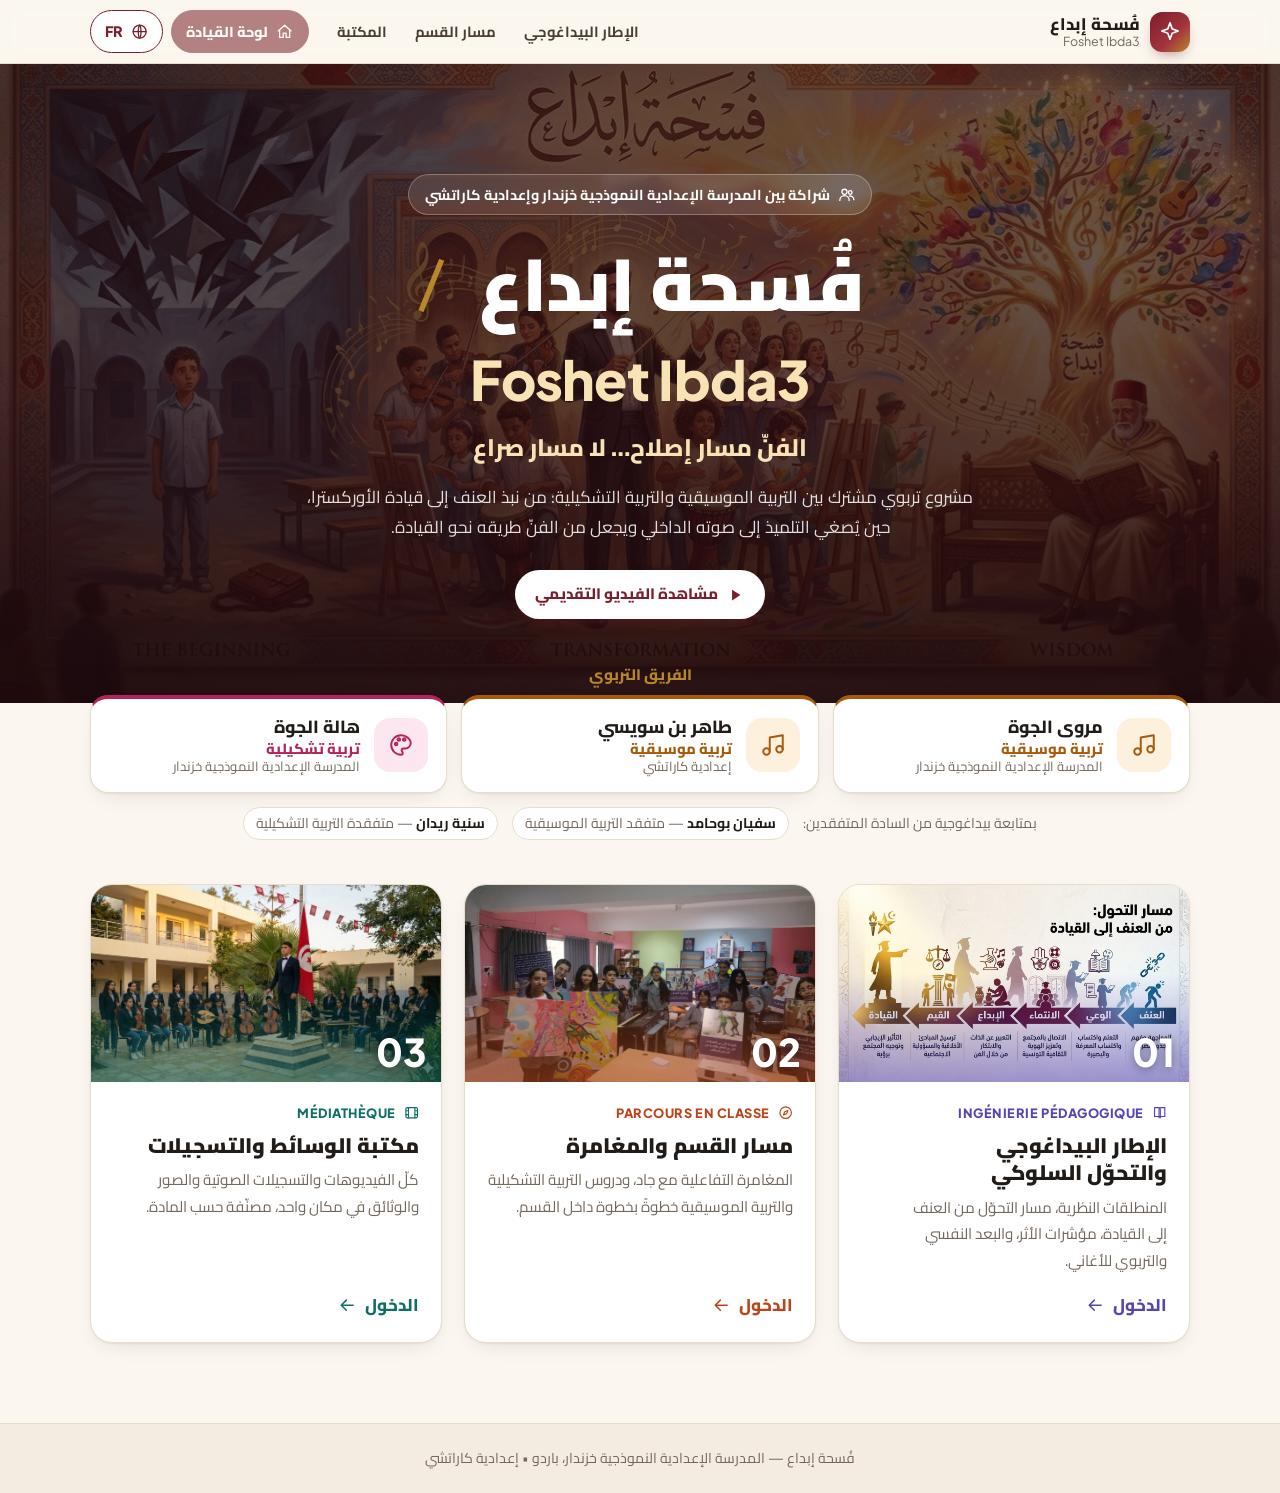
<file: index.html>
<!doctype html>
<html lang="ar" dir="rtl">
<head>
  <meta charset="utf-8">
  <meta name="viewport" content="width=device-width, initial-scale=1">
  <title>فُسحة إبداع — Foshet Ibda3</title>
  <meta name="description" content="فُسحة إبداع — مشروع تربوي مشترك بين التربية الموسيقية والتربية التشكيلية (المدرسة الإعدادية النموذجية خزندار وإعدادية كاراتشي).">
  <meta name="theme-color" content="#7a1f2b">
  <link rel="preconnect" href="https://fonts.googleapis.com">
  <link rel="preconnect" href="https://fonts.gstatic.com" crossorigin>
  <link href="https://fonts.googleapis.com/css2?family=Cairo:wght@400;600;700;800;900&family=Plus+Jakarta+Sans:wght@400;600;700;800&display=swap" rel="stylesheet">
  <link rel="stylesheet" href="style.css">
</head>
<body>
  <a class="skip-link" href="#main">تخطّي إلى المحتوى</a>

  <header class="topbar" id="topbar">
    <div class="topbar-inner">
      <a class="brand" href="#/" aria-label="فُسحة إبداع — لوحة القيادة">
        <span class="brand-mark" aria-hidden="true" data-icon="spark"></span>
        <span class="brand-text">
          <strong id="brandTitle">فُسحة إبداع</strong>
          <small id="brandSub">Foshet Ibda3</small>
        </span>
      </a>

      <nav class="topnav" aria-label="التنقّل الرئيسي" id="topnav"></nav>

      <div class="topbar-actions">
        <a class="home-btn" href="#/" id="homeBtn">
          <span data-icon="home" aria-hidden="true"></span>
          <span data-i18n="home">لوحة القيادة</span>
        </a>
        <button class="lang-btn" id="langBtn" type="button" aria-label="Changer de langue / تغيير اللغة">
          <span data-icon="globe" aria-hidden="true"></span>
          <span id="langLabel">FR</span>
        </button>
      </div>
    </div>
  </header>

  <main id="main" tabindex="-1">
    <div class="loading" id="loading" role="status">
      <span class="spinner" aria-hidden="true"></span>
      <span>جارٍ التحميل…</span>
    </div>
  </main>

  <footer class="site-footer" id="footer"></footer>

  <dialog id="lightbox" class="lightbox" closedby="any" aria-labelledby="lightboxCaption">
    <div class="lightbox-head">
      <p id="lightboxCaption"></p>
      <button type="button" class="icon-btn" data-close aria-label="إغلاق"><span data-icon="close"></span></button>
    </div>
    <img id="lightboxImg" alt="">
  </dialog>

  <dialog id="player" class="player" closedby="any" aria-labelledby="playerTitle">
    <div class="lightbox-head">
      <p id="playerTitle"></p>
      <button type="button" class="icon-btn" data-close aria-label="إغلاق"><span data-icon="close"></span></button>
    </div>
    <div id="playerBody" class="player-body"></div>
  </dialog>

  <script src="content/fallback.js"></script>
  <script src="app.js"></script>
</body>
</html>
</file>
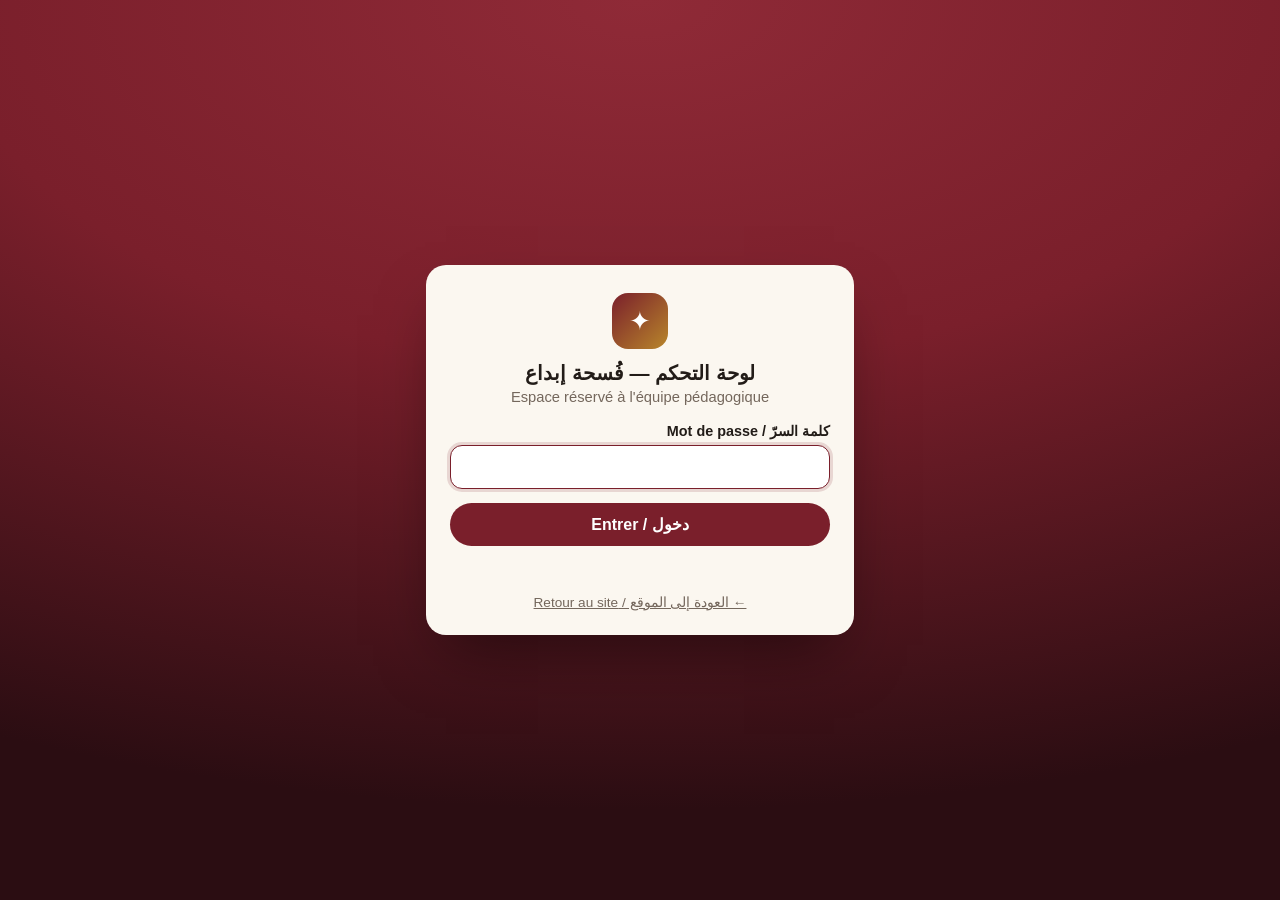
<file: admin/index.html>
<!doctype html>
<html lang="ar" dir="rtl">
<head>
  <meta charset="utf-8">
  <meta name="viewport" content="width=device-width, initial-scale=1">
  <meta name="robots" content="noindex, nofollow">
  <title>لوحة التحكم — فُسحة إبداع</title>
  <link href="config.yml" type="text/yaml" rel="cms-config-url">
  <style>
    :root { --brand: #7a1f2b; --gold: #b8862b; --paper: #fbf7f0; --ink: #221c18; --muted: #74675c; --line: #e8dccb; --ko: #b42318; }
    /* Les champs de Decap acceptent l'arabe : direction selon la saisie */
    input[type="text"], textarea { unicode-bidi: plaintext; text-align: start; }

    #gate {
      position: fixed; inset: 0; z-index: 9999; display: grid; place-items: center; padding: 16px;
      background: radial-gradient(120% 90% at 50% 0%, #8f2a37, var(--brand) 45%, #2b0d12);
      font-family: "Cairo", "Segoe UI", Tahoma, sans-serif; color: var(--ink);
    }
    #gate form {
      width: min(380px, 100%); background: var(--paper); border-radius: 20px; padding: 28px 24px 24px;
      box-shadow: 0 30px 60px -20px rgba(0, 0, 0, .5); text-align: center;
    }
    #gate .mark {
      width: 56px; height: 56px; margin: 0 auto 12px; border-radius: 16px; display: grid; place-items: center;
      background: linear-gradient(135deg, var(--brand), var(--gold)); color: #fff; font-size: 26px;
    }
    #gate h1 { font-size: 1.25rem; margin: 0 0 4px; }
    #gate p { margin: 0 0 18px; color: var(--muted); font-size: .92rem; }
    #gate label { display: block; text-align: start; font-weight: 700; font-size: .9rem; margin-bottom: 6px; }
    #gate input {
      width: 100%; box-sizing: border-box; padding: 12px 14px; border-radius: 12px; border: 1.5px solid var(--line);
      font: inherit; font-size: 1rem; direction: ltr; text-align: center; background: #fff;
    }
    #gate input:focus { outline: none; border-color: var(--brand); box-shadow: 0 0 0 3px rgba(122, 31, 43, .15); }
    #gate button {
      width: 100%; margin-top: 14px; padding: 12px; border: 0; border-radius: 999px; cursor: pointer;
      background: var(--brand); color: #fff; font: inherit; font-weight: 800; font-size: 1rem;
    }
    #gate button:disabled { opacity: .5; cursor: wait; }
    #gate .err { min-height: 1.5em; margin: 12px 0 0; color: var(--ko); font-weight: 700; font-size: .9rem; }
    #gate .back { display: inline-block; margin-top: 14px; color: var(--muted); font-size: .85rem; }
  </style>
</head>
<body>
  <!-- Porte d'accès : Decap CMS n'est chargé qu'après le bon mot de passe -->
  <div id="gate">
    <form id="gateForm" autocomplete="off">
      <div class="mark" aria-hidden="true">✦</div>
      <h1>لوحة التحكم — فُسحة إبداع</h1>
      <p>Espace réservé à l'équipe pédagogique</p>
      <label for="pw">كلمة السرّ / Mot de passe</label>
      <input id="pw" name="pw" type="password" required autofocus>
      <button type="submit" id="go">دخول / Entrer</button>
      <p class="err" id="err" role="alert" aria-live="assertive"></p>
      <a class="back" href="../">← العودة إلى الموقع / Retour au site</a>
    </form>
  </div>

  <script>
  (function () {
    "use strict";
    // Empreinte SHA-256 de « foshet-ibda3:<mot de passe> » (le mot de passe n'apparaît pas en clair).
    // Pour le changer : python changer_mot_de_passe_admin.py
    var PASSWORD_HASH = "aba66c02039e5fe59edd5a9e7ab0cf248510f60e4114a20add8c22d42b50ed88";
    var SALT = "foshet-ibda3:";
    var KEY = "foshet-admin-ok";
    var DECAP = "https://unpkg.com/decap-cms@^3.3.3/dist/decap-cms.js";

    var gate = document.getElementById("gate");
    var form = document.getElementById("gateForm");
    var input = document.getElementById("pw");
    var err = document.getElementById("err");
    var btn = document.getElementById("go");
    var fails = 0;

    function hex(buf) {
      return Array.prototype.map.call(new Uint8Array(buf), function (b) { return ("0" + b.toString(16)).slice(-2); }).join("");
    }
    function sha256(text) {
      return crypto.subtle.digest("SHA-256", new TextEncoder().encode(text)).then(hex);
    }
    function openCms() {
      gate.remove();
      var s = document.createElement("script");
      s.src = DECAP;
      document.body.appendChild(s);
    }

    // Session déjà ouverte dans cet onglet ?
    try { if (sessionStorage.getItem(KEY) === PASSWORD_HASH) { openCms(); return; } } catch (e) {}

    if (!window.crypto || !crypto.subtle) {
      err.textContent = "Ouvrez cette page en https:// (ou via lancer_cms.bat).";
      btn.disabled = true;
      return;
    }

    form.addEventListener("submit", function (e) {
      e.preventDefault();
      btn.disabled = true;
      err.textContent = "";
      sha256(SALT + input.value).then(function (h) {
        if (h === PASSWORD_HASH) {
          try { sessionStorage.setItem(KEY, PASSWORD_HASH); } catch (x) {}
          openCms();
          return;
        }
        fails += 1;
        input.value = "";
        err.textContent = "كلمة السرّ غير صحيحة — Mot de passe incorrect";
        // Délai croissant après plusieurs erreurs
        setTimeout(function () { btn.disabled = false; input.focus(); }, fails >= 3 ? 3000 * (fails - 2) : 400);
      });
    });
  })();
  </script>
</body>
</html>
</file>
<file: style.css>
/* =========================================================
   فُسحة إبداع — Foshet Ibda3 — feuille de style
   Palette : bordeaux & or (identité du spectacle), papier chaud.
   Couleurs par espace : violet (ingénierie), terre cuite (parcours),
   sarcelle (médiathèque) ; ambre = musique, rose = arts plastiques.
   ========================================================= */

:root {
  --paper: #fbf7f0;
  --paper-2: #f4ece0;
  --card: #ffffff;
  --ink: #221c18;
  --ink-2: #4a3f37;
  --muted: #74675c;
  --line: #e8dccb;
  --brand: #7a1f2b;
  --brand-ink: #5c1420;
  --gold: #b8862b;
  --gold-soft: #f5e7c8;

  --peda: #5546b0;   --peda-soft: #ece9fb;
  --parc: #b9461b;   --parc-soft: #fbe9df;
  --media: #0f6e66;  --media-soft: #def3ef;
  --music: #a65a0b;  --music-soft: #fdf0dc;
  --art: #b3245d;    --art-soft: #fce6ef;
  --adv: #5b3fa0;    --adv-soft: #efe9fb;
  --ok: #157a4c;     --ok-soft: #dcf3e7;
  --ko: #b42318;     --ko-soft: #fde4e1;
  --warn: #8a5a00;   --warn-soft: #fdf1d6;

  --radius: 18px;
  --radius-sm: 12px;
  --shadow: 0 1px 2px rgba(34, 28, 24, .06), 0 8px 24px -12px rgba(34, 28, 24, .18);
  --shadow-lg: 0 2px 4px rgba(34, 28, 24, .06), 0 24px 48px -20px rgba(34, 28, 24, .30);
  --wrap: 1180px;
  --gutter: clamp(16px, 4vw, 40px);

  --font-ar: "Cairo", "Segoe UI", Tahoma, "Traditional Arabic", sans-serif;
  --font-fr: "Plus Jakarta Sans", "Segoe UI", system-ui, -apple-system, sans-serif;

  --tone: var(--brand);
  --tone-soft: var(--gold-soft);
  color-scheme: light;
}

/* ---------- Base ---------- */
*, *::before, *::after { box-sizing: border-box; }
html { -webkit-text-size-adjust: 100%; scroll-padding-top: 88px; }
body {
  margin: 0;
  min-height: 100vh;
  display: flex;
  flex-direction: column;
  background: var(--paper);
  color: var(--ink);
  font-family: var(--font-ar);
  font-size: 17px;
  line-height: 1.75;
  -webkit-font-smoothing: antialiased;
  overflow-x: hidden;
}
body[data-lang="fr"] { font-family: var(--font-fr); line-height: 1.65; font-size: 16px; }
img, video, iframe { max-width: 100%; display: block; }
h1, h2, h3, h4, h5 { line-height: 1.3; margin: 0 0 .5em; color: var(--ink); text-wrap: balance; }
p { margin: 0 0 .9em; text-wrap: pretty; }
a { color: var(--brand); }
button, input, select { font: inherit; color: inherit; }
button { cursor: pointer; }
:focus-visible { outline: 3px solid var(--gold); outline-offset: 2px; border-radius: 6px; }
[tabindex="-1"]:focus { outline: none; }
.visually-hidden { position: absolute !important; width: 1px; height: 1px; overflow: hidden; clip: rect(0 0 0 0); white-space: nowrap; }
.skip-link { position: absolute; inset-inline-start: 12px; top: -60px; z-index: 100; background: var(--ink); color: #fff; padding: 8px 14px; border-radius: 10px; }
.skip-link:focus { top: 12px; }

.ic { width: 1.2em; height: 1.2em; flex: none; vertical-align: -0.2em; }
.ic-lg { width: 2.2rem; height: 2.2rem; }
.ic-xl { width: 3.4rem; height: 3.4rem; }
[dir="rtl"] .ic.dir, [dir="ltr"] .ic.flip { transform: scaleX(-1); }

/* ---------- Tons (couleur par espace / discipline) ---------- */
.tone-peda  { --tone: var(--peda);  --tone-soft: var(--peda-soft); }
.tone-parc  { --tone: var(--parc);  --tone-soft: var(--parc-soft); }
.tone-media { --tone: var(--media); --tone-soft: var(--media-soft); }
.tone-music { --tone: var(--music); --tone-soft: var(--music-soft); }
.tone-art   { --tone: var(--art);   --tone-soft: var(--art-soft); }
.tone-adv   { --tone: var(--adv);   --tone-soft: var(--adv-soft); }

/* ---------- Barre supérieure (bouton tableau de bord permanent) ---------- */
.topbar {
  position: sticky; top: 0; z-index: 50;
  background: color-mix(in srgb, var(--paper) 88%, transparent);
  backdrop-filter: saturate(1.4) blur(10px);
  -webkit-backdrop-filter: saturate(1.4) blur(10px);
  border-bottom: 1px solid var(--line);
}
@supports not (background: color-mix(in srgb, red, blue)) { .topbar { background: rgba(251, 247, 240, .94); } }
.topbar-inner {
  max-width: var(--wrap); margin: 0 auto; padding: 10px var(--gutter);
  display: flex; align-items: center; gap: 16px;
}
.brand { display: flex; align-items: center; gap: 10px; text-decoration: none; color: var(--ink); min-width: 0; }
.brand-mark {
  width: 40px; height: 40px; border-radius: 12px; display: grid; place-items: center; flex: none;
  background: linear-gradient(135deg, var(--brand), #a3333f 60%, var(--gold));
  color: #fff; box-shadow: 0 6px 14px -6px rgba(122, 31, 43, .6);
}
.brand-mark .ic { width: 22px; height: 22px; }
.brand-text { display: flex; flex-direction: column; line-height: 1.2; min-width: 0; }
.brand-text strong { font-size: 1.05rem; font-weight: 800; white-space: nowrap; }
.brand-text small { color: var(--muted); font-size: .78rem; font-family: var(--font-fr); white-space: nowrap; }
.topnav { display: flex; gap: 4px; margin-inline-start: auto; }
.topnav a {
  text-decoration: none; color: var(--ink-2); font-weight: 700; font-size: .92rem;
  padding: 8px 12px; border-radius: 999px; white-space: nowrap;
}
.topnav a:hover { background: var(--paper-2); }
.topnav a[aria-current="page"] { background: var(--ink); color: #fff; }
.topbar-actions { display: flex; gap: 8px; align-items: center; }
.home-btn, .lang-btn {
  display: inline-flex; align-items: center; gap: 8px; border-radius: 999px;
  padding: 8px 14px; font-weight: 800; font-size: .9rem; text-decoration: none; white-space: nowrap;
  border: 1.5px solid var(--brand); color: var(--brand); background: #fff;
  transition: background .2s, color .2s, transform .2s;
}
.home-btn { background: var(--brand); color: #fff; }
.home-btn:hover { background: var(--brand-ink); transform: translateY(-1px); }
.home-btn[aria-current="page"] { opacity: .55; pointer-events: none; }
.lang-btn:hover { background: var(--gold-soft); }
.lang-btn span:last-child { font-family: var(--font-ar); }
body[data-lang="ar"] .lang-btn span:last-child { font-family: var(--font-fr); }

@media (max-width: 860px) {
  .topnav { display: none; }
  .topbar-actions { margin-inline-start: auto; }
}
@media (max-width: 520px) {
  .brand-text small { display: none; }
  .home-btn span:last-child { display: none; }
  .home-btn { padding: 9px; }
}

/* ---------- Structure ---------- */
main { flex: 1; width: 100%; }
main > * { max-width: var(--wrap); margin-inline: auto; padding-inline: var(--gutter); }
.page-body { padding-bottom: 72px; }
.loading { display: flex; gap: 12px; align-items: center; justify-content: center; padding: 120px 0; color: var(--muted); }
.spinner { width: 22px; height: 22px; border-radius: 50%; border: 3px solid var(--line); border-top-color: var(--brand); animation: spin 1s linear infinite; }
@keyframes spin { to { transform: rotate(360deg); } }

.site-footer { border-top: 1px solid var(--line); background: var(--paper-2); color: var(--muted); font-size: .88rem; text-align: center; padding: 22px var(--gutter); }
.site-footer p { margin: 0; }

/* ---------- Tableau de bord ---------- */
.hero {
  max-width: none !important; padding: 0 !important;
  position: relative; isolation: isolate; overflow: hidden;
  background: var(--brand-ink);
  color: #fff;
}
.hero::before {
  content: ""; position: absolute; inset: 0; z-index: -2;
  background-image: var(--hero); background-size: cover; background-position: center 35%;
  transform: scale(1.03);
}
.hero::after {
  content: ""; position: absolute; inset: 0; z-index: -1;
  background:
    radial-gradient(120% 90% at 50% 0%, rgba(34, 10, 14, .35), transparent 60%),
    linear-gradient(180deg, rgba(40, 12, 16, .55) 0%, rgba(40, 12, 16, .78) 55%, rgba(30, 9, 12, .94) 100%);
}
.hero-inner { max-width: 880px; margin: 0 auto; padding: clamp(56px, 9vw, 110px) var(--gutter) clamp(48px, 7vw, 84px); text-align: center; }
.partner-badge {
  display: inline-flex; align-items: center; gap: 8px; margin: 0 0 22px;
  padding: 7px 16px; border-radius: 999px; font-weight: 700; font-size: .9rem;
  background: rgba(255, 255, 255, .12); border: 1px solid rgba(255, 255, 255, .28);
  backdrop-filter: blur(6px);
}
.hero-title {
  display: flex; flex-wrap: wrap; justify-content: center; align-items: baseline; gap: .15em .45em;
  font-size: clamp(2.3rem, 6.4vw, 4.6rem); font-weight: 900; color: #fff; margin: 0 0 12px; letter-spacing: -.01em;
}
.hero-title .sep { color: var(--gold); font-weight: 400; }
.hero-title [lang="fr"] { font-family: var(--font-fr); font-weight: 800; font-size: .74em; color: #f8e3b5; }
.hero-tagline { font-size: clamp(1.15rem, 2.4vw, 1.5rem); font-weight: 800; color: #f8e3b5; margin-bottom: 14px; }
.hero-desc { max-width: 680px; margin: 0 auto 28px; color: rgba(255, 255, 255, .86); }

.btn {
  display: inline-flex; align-items: center; justify-content: center; gap: 8px;
  border: 0; border-radius: 999px; padding: 11px 20px; font-weight: 800; font-size: .95rem;
  background: var(--tone, var(--brand)); color: #fff; text-decoration: none;
  box-shadow: 0 6px 16px -8px color-mix(in srgb, var(--tone, var(--brand)) 80%, transparent);
  transition: transform .18s, filter .18s, box-shadow .18s;
}
.btn:hover:not(:disabled) { transform: translateY(-1px); filter: brightness(1.07); }
.btn:active:not(:disabled) { transform: translateY(1px); }
.btn:disabled { opacity: .4; cursor: not-allowed; box-shadow: none; }
.btn-light { background: #fff; color: var(--brand); }
.btn-ghost { background: transparent; color: var(--ink-2); box-shadow: inset 0 0 0 1.5px var(--line); }
.btn-ghost:hover:not(:disabled) { background: var(--paper-2); filter: none; }
.btn-sm { padding: 7px 14px; font-size: .85rem; }
.link-btn { display: inline-flex; gap: 6px; align-items: center; background: none; border: 0; color: var(--tone); font-weight: 800; font-size: .85rem; padding: 6px 0; }

.team-strip {
  position: relative; margin-top: -38px !important; z-index: 2;
}
.team-strip > * { position: relative; }
.eyebrow { font-size: .82rem; letter-spacing: .08em; text-transform: uppercase; color: var(--gold); font-weight: 800; text-align: center; margin: 0 0 10px; }
body[data-lang="ar"] .eyebrow { letter-spacing: 0; font-size: .95rem; }
.team {
  list-style: none; margin: 0; padding: 0;
  display: grid; grid-template-columns: repeat(3, minmax(0, 1fr)); gap: 14px;
}
.member {
  display: flex; align-items: center; gap: 14px;
  background: var(--card); border: 1px solid var(--line); border-radius: var(--radius);
  padding: 16px 18px; box-shadow: var(--shadow);
  border-top: 4px solid var(--tone);
}
.avatar {
  width: 54px; height: 54px; border-radius: 16px; flex: none; overflow: hidden;
  display: grid; place-items: center; background: var(--tone-soft); color: var(--tone);
}
.avatar .ic { width: 26px; height: 26px; }
.avatar img { width: 100%; height: 100%; object-fit: cover; }
.member-text { display: flex; flex-direction: column; line-height: 1.35; min-width: 0; }
.member-text strong { font-size: 1.1rem; font-weight: 800; }
.member-text .role { color: var(--tone); font-weight: 800; font-size: .92rem; }
.member-text .school { color: var(--muted); font-size: .82rem; }
.inspectors {
  display: flex; flex-wrap: wrap; gap: 6px 14px; justify-content: center; align-items: center;
  margin-top: 14px; font-size: .88rem; color: var(--muted);
}
.inspectors ul { list-style: none; margin: 0; padding: 0; display: flex; flex-wrap: wrap; gap: 6px 14px; }
.inspectors li { background: var(--card); border: 1px solid var(--line); border-radius: 999px; padding: 3px 12px; }
.inspectors strong { color: var(--ink); }
@media (max-width: 820px) { .team { grid-template-columns: 1fr; } }

.spaces {
  display: grid; grid-template-columns: repeat(3, minmax(0, 1fr)); gap: 22px;
  padding-top: 44px; padding-bottom: 80px;
}
.space-card {
  display: flex; flex-direction: column; text-decoration: none; color: inherit;
  background: var(--card); border: 1px solid var(--line); border-radius: 22px; overflow: hidden;
  box-shadow: var(--shadow); transition: transform .3s cubic-bezier(.16, 1, .3, 1), box-shadow .3s, border-color .3s;
}
.space-card:hover, .space-card:focus-visible { transform: translateY(-6px); box-shadow: var(--shadow-lg); border-color: var(--tone); }
.space-media { position: relative; aspect-ratio: 16 / 9; background: var(--tone-soft); overflow: hidden; }
.space-media img { width: 100%; height: 100%; object-fit: cover; transition: transform .6s cubic-bezier(.16, 1, .3, 1); }
.space-card:hover .space-media img { transform: scale(1.05); }
.space-media::after { content: ""; position: absolute; inset: 0; background: linear-gradient(180deg, transparent 45%, color-mix(in srgb, var(--tone) 55%, transparent)); }
.space-num {
  position: absolute; inset-inline-start: 14px; bottom: 10px; z-index: 1;
  font-family: var(--font-fr); font-weight: 800; font-size: 2.4rem; color: #fff; line-height: 1; text-shadow: 0 2px 10px rgba(0, 0, 0, .35);
}
.space-body { display: flex; flex-direction: column; gap: 6px; padding: 20px 22px 22px; flex: 1; }
.space-label { display: inline-flex; gap: 8px; align-items: center; font-family: var(--font-fr); font-weight: 800; font-size: .8rem; letter-spacing: .04em; text-transform: uppercase; color: var(--tone); }
.space-body h2 { font-size: 1.32rem; font-weight: 900; margin: 2px 0 2px; }
.space-body p { color: var(--muted); font-size: .95rem; margin: 0 0 10px; }
.space-cta { margin-top: auto; display: inline-flex; align-items: center; gap: 8px; font-weight: 800; color: var(--tone); }
.space-card:hover .space-cta .ic { transform: translateX(4px); }
[dir="rtl"] .space-card:hover .space-cta .ic { transform: scaleX(-1) translateX(4px); }
.space-cta .ic { transition: transform .25s; }
@media (max-width: 920px) { .spaces { grid-template-columns: 1fr; max-width: 620px !important; } }

/* ---------- En-tête de page ---------- */
.page-head { padding-top: 34px; padding-bottom: 26px; }
.back-link { display: inline-flex; align-items: center; gap: 6px; font-weight: 800; font-size: .9rem; text-decoration: none; color: var(--muted); margin-bottom: 18px; }
.back-link:hover { color: var(--tone); }
.kicker { display: inline-flex; align-items: center; gap: 8px; font-family: var(--font-fr); font-weight: 800; font-size: .82rem; letter-spacing: .05em; text-transform: uppercase; color: var(--tone); background: var(--tone-soft); padding: 5px 12px; border-radius: 999px; margin: 0 0 12px; }
.page-head .page-title { font-size: clamp(1.9rem, 4.4vw, 3rem); font-weight: 900; margin-bottom: 10px; }
.lead { max-width: 820px; color: var(--ink-2); font-size: 1.08rem; }
.lead p:last-child { margin-bottom: 0; }

/* ---------- Blocs ---------- */
.block { margin-top: 44px; }
.block-title { font-size: clamp(1.3rem, 2.6vw, 1.75rem); font-weight: 900; display: flex; align-items: center; gap: 10px; }
.block-title::before { content: ""; width: 6px; height: 1.1em; border-radius: 4px; background: var(--tone); flex: none; }
.block-title.sm { font-size: 1.15rem; }
.mini-label { font-size: .8rem; font-weight: 800; color: var(--tone); margin: 0 0 6px; display: block; }
.hint { color: var(--muted); font-size: .88rem; margin-top: -6px; }
.chip { display: inline-block; font-size: .78rem; font-weight: 800; padding: 3px 10px; border-radius: 999px; background: var(--tone-soft); color: var(--tone); line-height: 1.6; }
.chip.strong { background: var(--tone); color: #fff; }

.split {
  display: grid; grid-template-columns: 1.15fr .85fr; gap: clamp(20px, 4vw, 44px); align-items: center;
  background: var(--card); border: 1px solid var(--line); border-radius: 24px; padding: clamp(20px, 3.5vw, 36px);
  box-shadow: var(--shadow); margin-top: 22px;
}
.split.reverse .split-text { order: 2; }
.split-text h2 { font-size: clamp(1.3rem, 2.5vw, 1.7rem); font-weight: 900; }
.split-media { margin: 0; }
.split-media figcaption, .tile figcaption, .gallery figcaption { font-size: .85rem; color: var(--muted); margin-top: 8px; text-align: center; }
@media (max-width: 860px) { .split { grid-template-columns: 1fr; } .split.reverse .split-text { order: 0; } }

.zoomable { display: block; width: 100%; padding: 0; border: 0; background: var(--paper-2); border-radius: var(--radius-sm); overflow: hidden; cursor: zoom-in; }
.zoomable img { width: 100%; height: auto; transition: transform .4s; }
.zoomable:hover img { transform: scale(1.02); }
.img-empty {
  display: flex; flex-direction: column; align-items: center; justify-content: center; gap: 8px; text-align: center;
  min-height: 200px; padding: 20px; border-radius: var(--radius-sm); border: 2px dashed var(--line);
  color: var(--muted); font-size: .85rem; background: repeating-linear-gradient(45deg, var(--paper), var(--paper) 12px, var(--paper-2) 12px, var(--paper-2) 24px);
}
.img-empty code { font-size: .75rem; opacity: .75; word-break: break-all; }

/* Parcours de transformation */
.transformation {
  list-style: none; margin: 18px 0 0; padding: 0; counter-reset: s;
  display: grid; grid-template-columns: repeat(6, minmax(0, 1fr)); gap: 10px;
}
.transformation li {
  --c: color-mix(in srgb, #2f6fa6 calc(100% - var(--i) * 20%), var(--gold));
  position: relative; display: flex; flex-direction: column; gap: 6px; padding: 18px 14px 16px;
  background: var(--card); border: 1px solid var(--line); border-radius: 16px; box-shadow: var(--shadow);
  border-top: 5px solid var(--c);
}
.transformation .t-num { font-family: var(--font-fr); font-weight: 800; color: var(--c); font-size: .85rem; }
.transformation strong { font-size: 1.2rem; font-weight: 900; color: var(--c); }
.transformation span:last-child { font-size: .88rem; color: var(--ink-2); line-height: 1.55; }
@media (max-width: 1000px) { .transformation { grid-template-columns: repeat(3, minmax(0, 1fr)); } }
@media (max-width: 560px) { .transformation { grid-template-columns: 1fr 1fr; } }

.note-grid { display: grid; grid-template-columns: 1fr 1fr; gap: 18px; }
.note-card { background: var(--tone-soft); border: 1px solid color-mix(in srgb, var(--tone) 20%, transparent); border-radius: 20px; padding: 24px; }
.note-card h3 { color: var(--tone); font-size: 1.15rem; font-weight: 900; }
.note-card p:last-child { margin: 0; }
@media (max-width: 760px) { .note-grid { grid-template-columns: 1fr; } }

.stats-block { background: linear-gradient(135deg, #fff6ea, #fdeef0); border: 1px solid var(--line); border-radius: 24px; padding: clamp(20px, 3.5vw, 32px); }
.stats { display: grid; grid-template-columns: repeat(4, minmax(0, 1fr)); gap: 14px; margin-top: 10px; }
.stat { background: rgba(255, 255, 255, .85); border-radius: 18px; padding: 18px; text-align: center; border: 1px solid var(--line); }
.stat-value { display: block; font-family: var(--font-fr); font-weight: 800; font-size: clamp(1.8rem, 4vw, 2.6rem); line-height: 1.1; }
.stat-label { display: block; font-weight: 700; font-size: .9rem; color: var(--ink-2); margin-top: 6px; }
.stat.tone-rose .stat-value { color: #c0264b; }
.stat.tone-green .stat-value { color: var(--ok); }
.stat.tone-violet .stat-value { color: var(--peda); }
.stat.tone-sky .stat-value { color: #0b6fa4; }
@media (max-width: 760px) { .stats { grid-template-columns: 1fr 1fr; } }

/* Chansons (accordéon natif) */
.songs { display: flex; flex-direction: column; gap: 12px; margin-top: 12px; }
.song { background: var(--card); border: 1px solid var(--line); border-radius: 18px; box-shadow: var(--shadow); overflow: hidden; }
.song summary { list-style: none; display: flex; align-items: center; gap: 14px; padding: 16px 18px; cursor: pointer; }
.song summary::-webkit-details-marker { display: none; }
.song summary:hover { background: var(--paper); }
.song-num { width: 36px; height: 36px; border-radius: 12px; display: grid; place-items: center; flex: none; background: var(--music-soft); color: var(--music); font-family: var(--font-fr); font-weight: 800; }
.song-head { display: flex; flex-wrap: wrap; gap: 4px 10px; align-items: center; flex: 1; }
.song-head strong { font-size: 1.08rem; font-weight: 800; }
.song-head .chip { --tone: var(--music); --tone-soft: var(--music-soft); }
.chev { transition: transform .25s; color: var(--muted); }
.song[open] .chev { transform: rotate(180deg); }
.song-body { padding: 0 18px 20px; }
.song-grid { display: grid; grid-template-columns: 1fr 300px; gap: 20px; align-items: start; }
.song-main { display: flex; flex-direction: column; gap: 14px; }
@media (max-width: 860px) { .song-grid { grid-template-columns: 1fr; } }
.lyrics { margin: 0; padding: 16px 18px; border-radius: 14px; background: var(--paper); border-inline-start: 4px solid var(--gold); font-size: 1.02rem; line-height: 2; }
.dims { display: grid; grid-template-columns: 1fr 1fr; gap: 12px; }
.dim { background: var(--paper); border-radius: 14px; padding: 14px 16px; border: 1px solid var(--line); }
.dim h4 { font-size: .92rem; font-weight: 900; color: var(--brand); margin-bottom: 4px; }
.dim p { margin: 0; font-size: .92rem; color: var(--ink-2); }
@media (max-width: 640px) { .dims { grid-template-columns: 1fr; } }
.row-actions { display: flex; gap: 8px; flex-wrap: wrap; }

.tiles { display: grid; grid-template-columns: repeat(auto-fill, minmax(260px, 1fr)); gap: 18px; margin-top: 12px; }
.tile { margin: 0; background: var(--card); border: 1px solid var(--line); border-radius: 18px; padding: 12px; box-shadow: var(--shadow); }
.tile h5 { font-size: .98rem; font-weight: 800; margin: 2px 4px 10px; }

/* ---------- Parcours : onglets & disciplines ---------- */
.tabs { display: flex; flex-wrap: wrap; gap: 10px; margin: 6px 0 22px; }
.tab {
  display: inline-flex; align-items: center; gap: 8px; padding: 11px 18px; border-radius: 14px;
  background: var(--card); border: 1.5px solid var(--line); text-decoration: none; color: var(--ink-2);
  font-weight: 800; transition: border-color .2s, background .2s, color .2s;
}
.tab:hover { border-color: var(--tone, var(--ink-2)); }
.tab.is-on { background: var(--tone, var(--ink)); color: #fff; border-color: transparent; box-shadow: 0 8px 18px -10px var(--tone, var(--ink)); }
.page-body > .tabs .tab:not([class*="tone-"]).is-on { background: var(--media); }
.tab .count { font-family: var(--font-fr); font-size: .78rem; background: rgba(0, 0, 0, .08); padding: 0 8px; border-radius: 999px; }
.tab.is-on .count { background: rgba(255, 255, 255, .22); }

.pills { display: flex; flex-wrap: wrap; gap: 8px; margin: 0 0 20px; }
.pill { border: 1.5px solid var(--line); background: var(--card); border-radius: 999px; padding: 7px 16px; font-weight: 700; font-size: .9rem; color: var(--ink-2); }
.pill:hover { border-color: var(--tone, var(--ink-2)); }
.pill.is-on { background: var(--tone, var(--ink)); border-color: transparent; color: #fff; }
.page-body > .pills .pill.is-on { background: var(--ink); }

.subject-head {
  display: grid; grid-template-columns: 1fr 360px; gap: 26px; align-items: center;
  background: var(--tone-soft); border-radius: 24px; padding: clamp(20px, 3.5vw, 32px); margin-bottom: 20px;
}
.subject-head:has(> div:only-child) { grid-template-columns: 1fr; }
.subject-title { display: flex; align-items: center; gap: 10px; color: var(--tone); font-size: clamp(1.5rem, 3vw, 2.1rem); font-weight: 900; margin: 6px 0 8px; }
.subject-head p:last-child { margin-bottom: 0; }
.subject-cover .zoomable, .subject-cover .img-empty { border-radius: 16px; box-shadow: var(--shadow); }
@media (max-width: 860px) { .subject-head { grid-template-columns: 1fr; } }

.lesson { background: var(--card); border: 1px solid var(--line); border-radius: 24px; padding: clamp(18px, 3.5vw, 36px); box-shadow: var(--shadow); }
.lesson-head { border-bottom: 1px solid var(--line); padding-bottom: 18px; margin-bottom: 22px; }
.lesson-head h3 { font-size: clamp(1.35rem, 3vw, 2rem); font-weight: 900; margin: 10px 0 6px; }
.credits { color: var(--muted); font-size: .92rem; }
.fiche { margin: 0 auto; max-width: 860px; text-align: center; }
.fiche .zoomable, .fiche .img-empty { border: 1px solid var(--line); }

.dim-grid { display: grid; grid-template-columns: repeat(auto-fit, minmax(220px, 1fr)); gap: 14px; margin-top: 12px; }
.dim-card { position: relative; background: var(--paper); border: 1px solid var(--line); border-radius: 18px; padding: 20px; border-top: 4px solid var(--tone); }
.dim-n { font-family: var(--font-fr); font-weight: 800; color: var(--tone); opacity: .7; }
.dim-card h5 { font-size: 1.05rem; font-weight: 900; margin: 4px 0 6px; }
.dim-card p { margin: 0; font-size: .92rem; color: var(--ink-2); }

/* Stepper */
.stepper { margin-top: 12px; }
.dots { list-style: none; display: flex; flex-wrap: wrap; gap: 8px; margin: 0 0 14px; padding: 0; }
.dot {
  width: 38px; height: 38px; border-radius: 50%; border: 2px solid var(--line); background: var(--card);
  display: grid; place-items: center; font-family: var(--font-fr); font-weight: 800; font-size: .9rem; color: var(--muted);
  transition: all .25s;
}
.dot.sm { width: 28px; height: 28px; font-size: .78rem; }
button.dot:hover { border-color: var(--tone); color: var(--tone); }
.dot.is-done { background: var(--ok-soft); border-color: var(--ok); color: var(--ok); }
.dot.is-on { background: var(--tone); border-color: var(--tone); color: #fff; box-shadow: 0 0 0 4px var(--tone-soft); }
.step-panel, .substep { background: var(--paper); border: 1px solid var(--line); border-radius: 20px; padding: clamp(16px, 3vw, 26px); }
.step-panel h5, .substep h4 { font-size: 1.2rem; font-weight: 900; }
.step-grid { display: grid; grid-template-columns: 1fr 1.15fr; gap: 22px; align-items: start; }
.step-grid.single { grid-template-columns: 1fr; }
.step-media { display: flex; flex-direction: column; gap: 10px; }
@media (max-width: 860px) { .step-grid { grid-template-columns: 1fr; } }
.tips { list-style: none; margin: 10px 0 0; padding: 0; display: flex; flex-direction: column; gap: 8px; }
.tips li { background: var(--card); border: 1px solid var(--line); border-inline-start: 4px solid var(--tone); border-radius: 12px; padding: 10px 14px; display: flex; flex-direction: column; }
.tips strong { font-weight: 900; color: var(--tone); font-size: .95rem; }
.tips span { font-size: .92rem; color: var(--ink-2); }
.step-nav { display: flex; justify-content: space-between; gap: 10px; margin-top: 18px; flex-wrap: wrap; }

/* Médias */
.media-frame { position: relative; aspect-ratio: 16 / 9; background: #120d0b; border-radius: 16px; overflow: hidden; box-shadow: var(--shadow); }
.media-frame iframe, .media-frame video { position: absolute; inset: 0; width: 100%; height: 100%; border: 0; }
.media-frame video { object-fit: contain; background: #000; }
.media-frame.is-image { background: var(--paper-2); }
.media-frame.is-image img { width: 100%; height: 100%; object-fit: contain; }
.media-frame.is-drive.is-audio { aspect-ratio: auto; height: 120px; background: #f1f3f4; }
.media-frame.is-drive.is-audio .drive-shield { display: none; }
.m-thumb.src-pending { background: repeating-linear-gradient(-45deg, #f3ece1, #f3ece1 12px, #ebe1d1 12px, #ebe1d1 24px); color: var(--muted); cursor: default; }
.m-thumb.src-pending .m-src { background: var(--gold-soft); color: var(--warn); }
.pending-file { font-size: .8rem; color: var(--warn); }
.pending-file code { font-size: .78rem; background: var(--warn-soft); padding: 1px 6px; border-radius: 6px; word-break: break-all; }
.drive-shield { position: absolute; top: 0; inset-inline: 0; height: 56px; z-index: 2; }
.media-frame.is-empty { background: repeating-linear-gradient(-45deg, var(--paper), var(--paper) 14px, var(--paper-2) 14px, var(--paper-2) 28px); border: 2px dashed var(--line); box-shadow: none; }
.media-frame.is-empty { aspect-ratio: auto; min-height: 230px; }
.empty-inner { position: relative; min-height: 230px; display: flex; flex-direction: column; align-items: center; justify-content: center; gap: 6px; padding: 16px; text-align: center; color: var(--muted); font-size: .85rem; }
.empty-inner strong { color: var(--ink-2); font-size: .95rem; }
.empty-inner .ic { color: var(--tone, var(--brand)); opacity: .7; }
.paste-input { width: min(420px, 100%); margin-top: 6px; padding: 9px 12px; border-radius: 10px; border: 1.5px solid var(--line); background: #fff; font-size: .85rem; }
.paste-input:focus { border-color: var(--tone, var(--brand)); outline: none; }
.paste-input:user-invalid { border-color: var(--ko); }
.media-audio { display: flex; align-items: center; gap: 12px; background: var(--card); border: 1px solid var(--line); border-radius: 14px; padding: 10px 14px; }
.media-audio .ic { color: var(--music); width: 24px; height: 24px; }
.media-audio audio { width: 100%; height: 40px; }

.video-grid { display: grid; grid-template-columns: repeat(auto-fill, minmax(320px, 1fr)); gap: 18px; margin-top: 12px; }
.video-card { background: var(--paper); border: 1px solid var(--line); border-radius: 18px; padding: 14px; }
.video-card h5 { font-size: 1rem; font-weight: 800; margin: 0 4px 10px; }
.video-card p { font-size: .88rem; color: var(--muted); margin: 10px 4px 0; }

.ml-block { background: var(--paper); border-radius: 20px; padding: 20px; border: 1px solid var(--line); }
.ml-grid { display: grid; grid-template-columns: 1fr 1fr; gap: 20px; align-items: center; }
.ml-demo { display: flex; flex-direction: column; align-items: flex-start; gap: 12px; }
.ml-demo .btn { cursor: pointer; }
.ml-result { font-weight: 700; color: var(--ok); margin: 0; min-height: 1.5em; }
@media (max-width: 760px) { .ml-grid { grid-template-columns: 1fr; } }

/* ---------- Aventure ---------- */
.seg { display: inline-flex; flex-wrap: wrap; gap: 4px; background: var(--card); border: 1px solid var(--line); border-radius: 16px; padding: 5px; margin-bottom: 18px; }
.seg button { display: inline-flex; align-items: center; gap: 8px; border: 0; background: transparent; border-radius: 12px; padding: 9px 16px; font-weight: 800; font-size: .92rem; color: var(--ink-2); }
.seg button[aria-pressed="true"] { background: var(--tone); color: #fff; }
.adventure { background: var(--card); border: 1px solid var(--line); border-radius: 24px; padding: clamp(16px, 3.5vw, 32px); box-shadow: var(--shadow); }
.adv-bar { display: flex; flex-wrap: wrap; justify-content: space-between; align-items: center; gap: 10px; padding-bottom: 14px; margin-bottom: 18px; border-bottom: 1px solid var(--line); }
.adv-bar .dots { margin: 0; }
.adv-bar.sub { border-bottom: 0; margin-bottom: 6px; padding-bottom: 0; }
.station h3 { font-size: clamp(1.25rem, 2.8vw, 1.7rem); font-weight: 900; margin: 8px 0 12px; }
.station.kind-video #station-media .media-frame, #phase-media .media-frame { margin-bottom: 4px; }
.quote { display: flex; gap: 12px; align-items: flex-start; margin: 16px 0 0; padding: 16px 18px; background: var(--tone-soft); border-radius: 16px; color: var(--ink); font-size: 1.05rem; font-weight: 600; }
.quote .ic { color: var(--tone); width: 26px; height: 26px; margin-top: 4px; }
.quote p { margin: 0; }
.substeps { margin-top: 16px; }
.quiz fieldset { border: 0; padding: 0; margin: 0; display: flex; flex-direction: column; gap: 10px; }
.quiz legend { font-weight: 900; font-size: 1.08rem; margin-bottom: 10px; }
.opt { display: flex; align-items: flex-start; gap: 12px; padding: 14px 16px; border: 1.5px solid var(--line); border-radius: 14px; background: var(--paper); cursor: pointer; font-weight: 600; transition: border-color .2s, background .2s; }
.opt:hover { border-color: var(--tone); }
.opt:has(input:checked) { border-color: var(--tone); background: var(--tone-soft); }
.opt input { accent-color: var(--tone); margin-top: .45em; flex: none; }
.feedback { display: flex; gap: 8px; align-items: center; font-weight: 800; border-radius: 12px; padding: 10px 14px; margin: 12px 0 0; }
.feedback:empty { display: none; }
.feedback[hidden] { display: none; }
.feedback.ok { background: var(--ok-soft); color: var(--ok); }
.feedback.ko { background: var(--ko-soft); color: var(--ko); }
.feedback.warn { background: var(--warn-soft); color: var(--warn); }
.final { text-align: center; padding: clamp(24px, 5vw, 48px) 16px; border-radius: 20px; color: #fff; background: radial-gradient(120% 100% at 50% 0%, #8a3cc0, var(--adv) 50%, #2c1c5a); }
.final h3 { color: #fff; font-size: clamp(1.6rem, 4vw, 2.3rem); }
.final .ic-xl { color: #ffd479; margin-bottom: 8px; }
.final p { max-width: 560px; margin-inline: auto; color: rgba(255, 255, 255, .9); }
.final .btn-light { color: var(--adv); }

.storyboard {
  list-style: none; margin: 10px 0 0; padding: 4px 2px 14px; display: grid; grid-auto-flow: column; grid-auto-columns: minmax(240px, 30%);
  gap: 14px; overflow-x: auto; scroll-snap-type: x mandatory; overscroll-behavior-x: contain;
}
.storyboard li { scroll-snap-align: start; }
.storyboard figure { margin: 0; }
.storyboard figcaption { display: flex; gap: 8px; align-items: center; font-size: .85rem; color: var(--muted); margin-top: 6px; }
.storyboard figcaption span { font-family: var(--font-fr); font-weight: 800; color: var(--tone); }
@media (max-width: 640px) { .storyboard { grid-auto-columns: 78%; } }

/* ---------- Médiathèque ---------- */
.media-list { display: grid; grid-template-columns: repeat(auto-fill, minmax(240px, 1fr)); gap: 16px; }
.m-card { background: var(--card); border: 1px solid var(--line); border-radius: 18px; overflow: hidden; box-shadow: var(--shadow); display: flex; flex-direction: column; }
.m-thumb {
  position: relative; aspect-ratio: 16 / 9; border: 0; width: 100%; padding: 0; color: #fff;
  background: linear-gradient(135deg, #3a1a20, var(--brand) 55%, var(--gold));
  display: grid; place-items: center;
}
.m-thumb.src-youtube { background: linear-gradient(135deg, #3a0d0d, #b3261e); }
.m-thumb.src-drive { background: linear-gradient(135deg, #0d3a2f, #13806b 60%, #f2b705); }
.m-thumb.src-audio { background: linear-gradient(135deg, #3b2307, var(--music) 60%, #e8b04a); }
.m-thumb.src-none { background: repeating-linear-gradient(-45deg, var(--paper), var(--paper) 12px, var(--paper-2) 12px, var(--paper-2) 24px); color: var(--muted); cursor: default; }
.m-play { width: 56px; height: 56px; border-radius: 50%; background: rgba(255, 255, 255, .18); border: 1.5px solid rgba(255, 255, 255, .5); display: grid; place-items: center; backdrop-filter: blur(4px); transition: transform .25s, background .25s; }
.m-play .ic { width: 24px; height: 24px; }
.m-thumb:not(:disabled):hover .m-play { transform: scale(1.1); background: rgba(255, 255, 255, .3); }
.m-src { position: absolute; top: 10px; inset-inline-start: 10px; font-family: var(--font-fr); font-size: .72rem; font-weight: 800; background: rgba(0, 0, 0, .35); padding: 2px 8px; border-radius: 999px; }
.m-thumb.src-none .m-src { background: var(--line); color: var(--ink-2); }
.m-body { padding: 12px 14px 14px; }
.m-body h5 { margin: 0; font-size: .98rem; font-weight: 800; }
.m-body p { margin: 4px 0 0; font-size: .85rem; color: var(--muted); }

.audio-list { display: grid; grid-template-columns: repeat(auto-fill, minmax(320px, 1fr)); gap: 14px; }
.audio-item { background: var(--card); border: 1px solid var(--line); border-radius: 16px; padding: 14px; }
.audio-item h5 { margin: 0 2px 10px; font-size: 1rem; font-weight: 800; }
.audio-item .media-audio { border: 0; padding: 0; background: none; }

.gallery { columns: 3 260px; column-gap: 16px; }
.gallery figure { break-inside: avoid; margin: 0 0 16px; background: var(--card); border: 1px solid var(--line); border-radius: 16px; padding: 10px; }

.doc-list { list-style: none; margin: 0; padding: 0; display: flex; flex-direction: column; gap: 10px; }
.doc-list li { display: flex; align-items: center; gap: 14px; background: var(--card); border: 1px solid var(--line); border-radius: 16px; padding: 12px 16px; }
.doc-ic { width: 42px; height: 42px; border-radius: 12px; background: var(--media-soft); color: var(--media); display: grid; place-items: center; flex: none; }
.doc-text { flex: 1; display: flex; flex-direction: column; }
.doc-text span { font-size: .85rem; color: var(--muted); }
.doc-list .btn { --tone: var(--media); }
.empty-note { color: var(--muted); padding: 30px; text-align: center; background: var(--card); border-radius: 16px; border: 1px dashed var(--line); }
body[data-page="mediatheque"] .page-body { --tone: var(--media); --tone-soft: var(--media-soft); }

/* ---------- Dialogues ---------- */
dialog { border: 0; padding: 0; color: var(--ink); }
dialog::backdrop { background: rgba(20, 12, 10, .72); backdrop-filter: blur(4px); }
.lightbox, .player { width: min(1100px, 94vw); max-height: 92vh; border-radius: 20px; background: #15100e; color: #fff; overflow: hidden; }
.lightbox[open], .player[open] { animation: pop .3s cubic-bezier(.16, 1, .3, 1); }
@keyframes pop { from { opacity: 0; transform: translateY(14px) scale(.98); } }
.lightbox-head { display: flex; justify-content: space-between; align-items: center; gap: 12px; padding: 12px 16px; border-bottom: 1px solid rgba(255, 255, 255, .1); }
.lightbox-head p { margin: 0; font-weight: 800; color: #f8e3b5; }
.icon-btn { width: 38px; height: 38px; border-radius: 50%; border: 0; background: rgba(255, 255, 255, .12); color: #fff; display: grid; place-items: center; flex: none; }
.icon-btn:hover { background: rgba(255, 255, 255, .24); }
.lightbox img { max-height: calc(92vh - 70px); width: auto; max-width: 100%; margin: 0 auto; object-fit: contain; }
.player-body { padding: 14px; }
.player-body .media-frame { box-shadow: none; }
.player-body .media-audio { background: #fff; }

/* ---------- Transitions de vue ---------- */
::view-transition-old(root), ::view-transition-new(root) { animation-duration: .28s; }
@media (prefers-reduced-motion: reduce) {
  *, *::before, *::after { animation: none !important; transition: none !important; scroll-behavior: auto !important; }
  ::view-transition-group(*), ::view-transition-old(*), ::view-transition-new(*) { animation: none !important; }
}

/* ---------- Impression ---------- */
@media print {
  .topbar, .site-footer, .paste-input, .step-nav { display: none !important; }
  body { background: #fff; }
}
</file>
